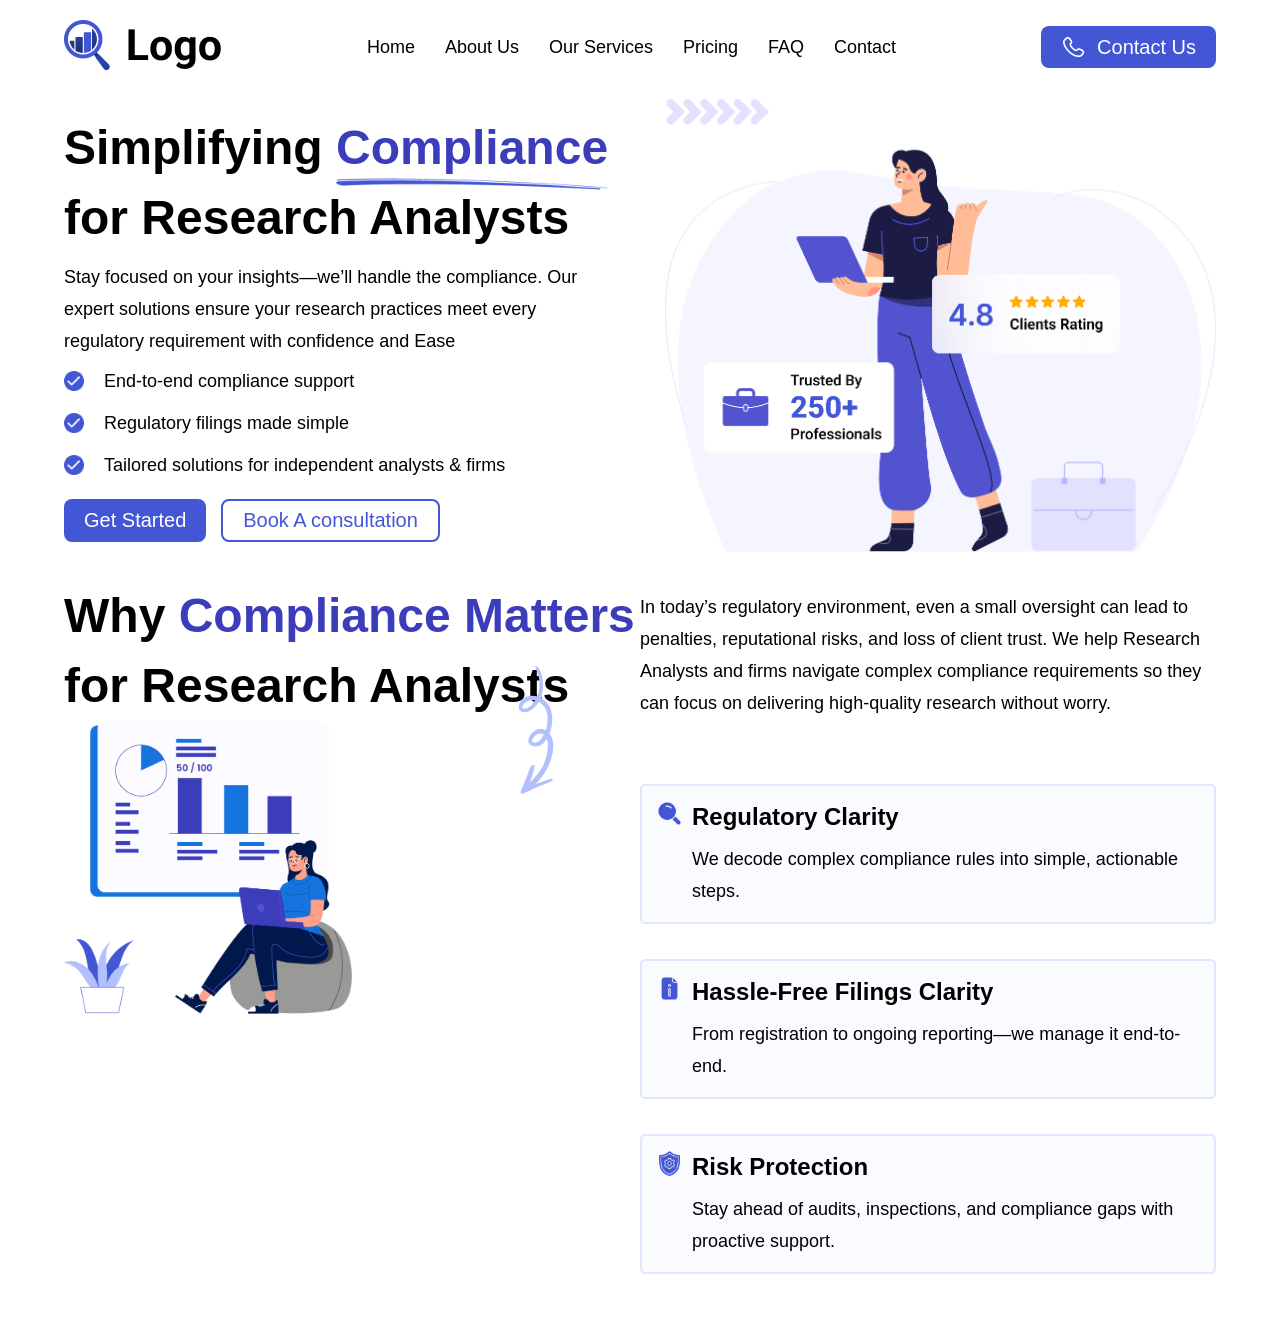
<file: index.html>
<!DOCTYPE html>
<html lang="en">
<head>
    <meta charset="UTF-8">
    <meta name="viewport" content="width=device-width, initial-scale=1.0">
    <title>Document</title>
    <link rel="stylesheet" href="home.css">
</head>
<script>

function openMenu(){
   window.location.href = "sideMenu.html";
}

</script>
<body>

    <!-- navbar -->
     <nav class="header container-comon">

        <div class="logo">
           <img src="images_icons/Logo.png" alt="Logo">
        </div>
        <div class="menu-items">
            <ul>
                <li class="body-medium">Home</li>
                <li class="body-medium">About Us</li>
                <li class="body-medium">Our Services</li>
                <li class="body-medium">Pricing</li>
                <li class="body-medium">FAQ</li>
                <li class="body-medium">Contact</li>

            </ul>
        </div>

        
        <button class="btn title primary-btn">
            <img src="images_icons/Contact-icon.png" alt="Contact Icon">
            Contact Us
        </button>
        <div class="menu-icon" onclick="openMenu()" >
          <img src="images_icons/Menu.png">
        </div>
        
     </nav>
    <!-- end -->
     <!-- hero section -->
      <div>
        <div class="left-div container-comon">
            <div class="section-1">
        <h2>
        Simplifying 
        <span class="heading-wrapper" style="color:#3B3DBA">
            Compliance
            <img class="underline-img" src="images_icons/underline-Vector.png">
        </span>
        for 
        Research Analysts
    </h2>
        
        


        <p class="body-regular">Stay focused on your insights—we’ll handle the compliance. Our expert solutions ensure your research practices meet every regulatory requirement with confidence and Ease</p>
        <div>
            <div class="features">
                <img src="images_icons/check-sign.png" alt="Check Sign">
                <p class="body-regular">
                    End-to-end compliance support
                </p>
            </div>
             <div class="features">
                <img src="images_icons/check-sign.png" alt="Check Sign">
                <p class="body-regular">
                    Regulatory filings made simple
                </p>
            </div>
             <div class="features">
                <img src="images_icons/check-sign.png" alt="Check Sign">
                <p class="body-regular">
                    Tailored solutions for independent analysts & firms
                </p>
            </div>

        </div>
        <div class="buttons">
            <button class="similar btn2 title primary-btn">
                <img class="hover-icon" src="images_icons/Contact-icon.png" alt="Contact Icon">
                Get Started
            </button>
            <button class="similar title btn3">
                <img class="hover-icon" src="images_icons/Contact-icon.png" alt="Contact Icon">
                Book A consultation
            </button>
        </div>
        </div>
        <div class="section-2">
         <img src="images_icons/BannerImage.png" alt="Hero Image">
         
        </div>
        </div>
        <div class="right-div container-comon">
         <div class="reseach-analysts">
         <div class="research-left">
        <div class="research-heading-icon">
            <h2>Why <span style="color:#3B3DBA">Compliance  Matters
                </span>  for Research Analysts</h2>
            <img src="images_icons/Vector2.png" alt="Vector 2">
        </div>
       
        <img class="vector" src="images_icons/Section2-Image.png" alt="Section 2 Image">
         <!-- <img src="../images_icons/Vector1.png" alt="vector 1"> -->
        </div>
        <div class="research-right">
        
        
            <p class="body-regular reularity-env">In today’s regulatory environment, even a small oversight can lead to penalties, reputational risks, and loss of client trust. We help Research Analysts and firms navigate complex compliance requirements so they can focus on delivering high-quality research without worry.</p>
            <div class="lower-section">
                <div class="inside-box">
                   

                     <img src="images_icons/RegulatoryClarity.png" alt="Compliance Icon">
                        <div class="regularity">
                            
                             <h3 class="large-title">Regulatory Clarity</h3>
                      
                        
                        
                            <p class="body-regular texts">We decode complex compliance rules into simple, actionable steps.</p>
                          </div>

                    
                    

                    </div>

                
                 <div class="inside-box">
                         <img src="images_icons/Hassle-Free Filings Clarity.png" alt="Compliance Icon">
                        <div class="hassle-free">
                        
                             <h3 class="large-title">Hassle-Free Filings Clarity</h3>
                        
                        
                            
                            <p class="body-regular texts">From registration to ongoing reporting—we manage it end-to-end.</p>
                        </div>

                   
                    

                    </div>

                
                <div class="inside-box">
                    <img src="images_icons/RiskProtection.png" alt="Compliance Icon">
                        <div class="risk-protection">
                            
                             <h3 class="large-title">Risk Protection</h3>
                       
                        
                            
                            <p class="body-regular texts">Stay ahead of audits, inspections, and compliance gaps with proactive support.
                        </p>
                        
                        

                   


            </div>

         
        </div>
         </div>
         

        </div>
      </div>
      <!-- end HS -->

</body>
</html>
</file>
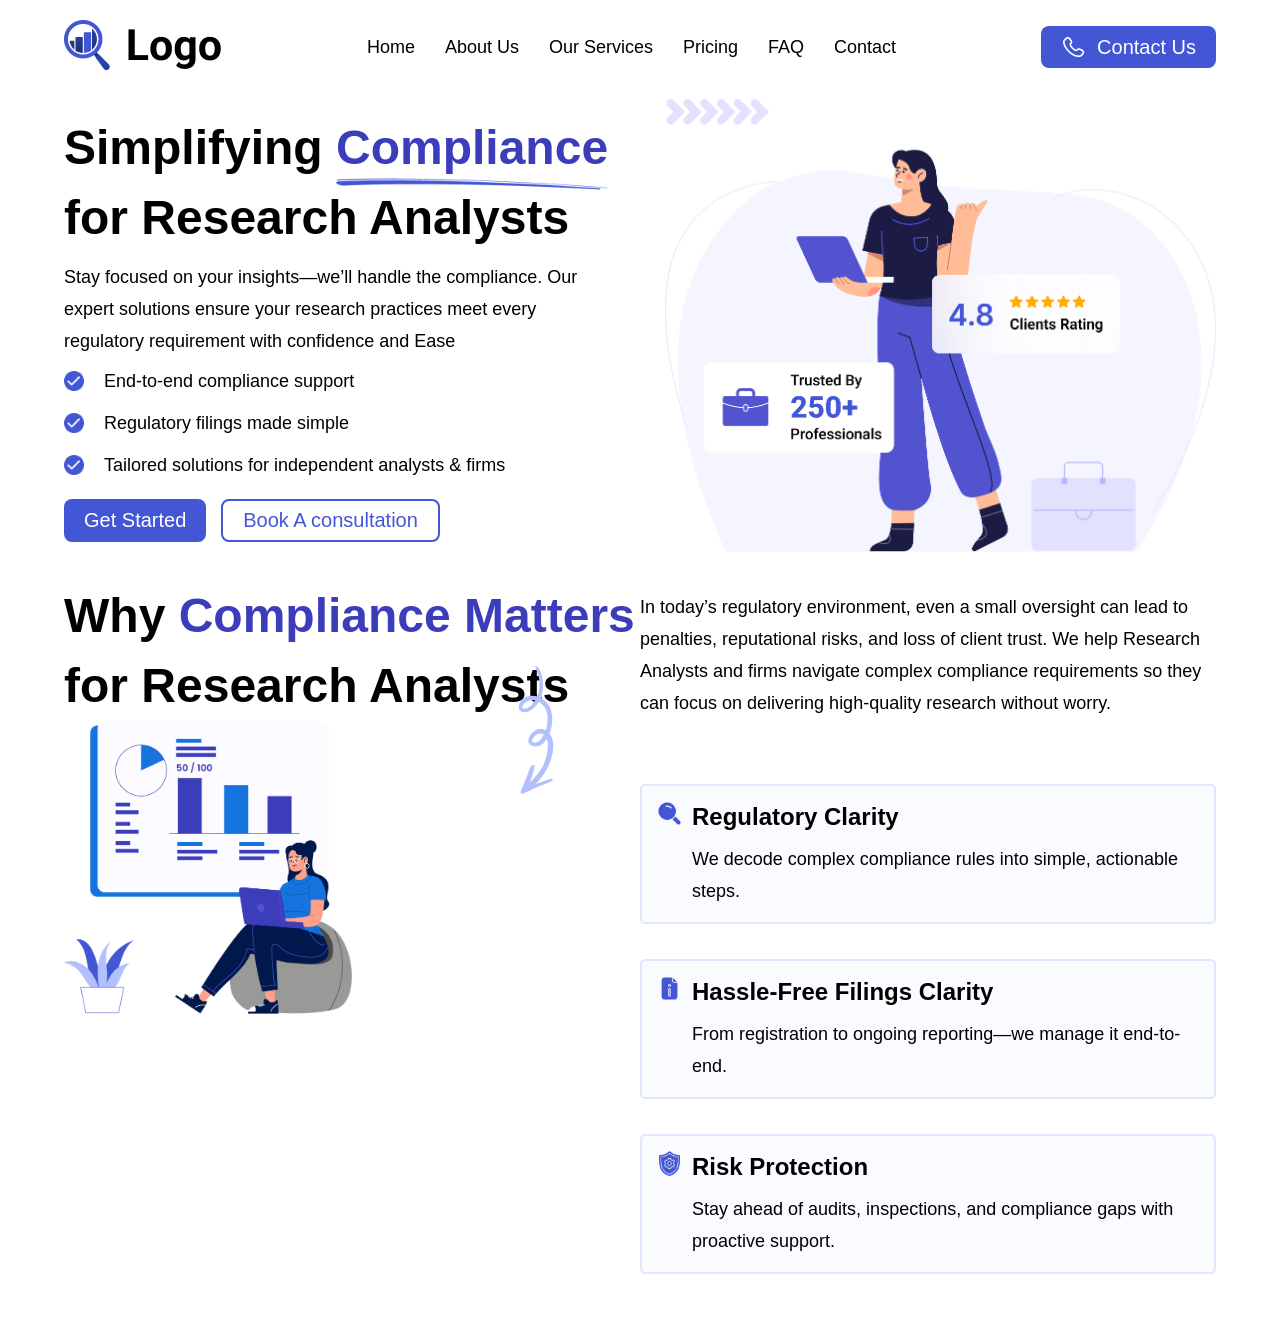
<file: pages/index.html>
<!DOCTYPE html>
<html lang="en">
<head>
    <meta charset="UTF-8">
    <meta name="viewport" content="width=device-width, initial-scale=1.0">
    <title>Document</title>
    <link rel="stylesheet" href="home.css">
</head>
<script>

function openMenu(){
   window.location.href = "sideMenu.html";
}

</script>
<body>

    <!-- navbar -->
     <nav class="header container-comon">

        <div class="logo">
           <img src="../images_icons/Logo.png" alt="Logo">
        </div>
        <div class="menu-items">
            <ul>
                <li class="body-medium">Home</li>
                <li class="body-medium">About Us</li>
                <li class="body-medium">Our Services</li>
                <li class="body-medium">Pricing</li>
                <li class="body-medium">FAQ</li>
                <li class="body-medium">Contact</li>

            </ul>
        </div>

        
        <button class="btn title primary-btn">
            <img src="../images_icons/Contact-icon.png" alt="Contact Icon">
            Contact Us
        </button>
        <div class="menu-icon" onclick="openMenu()" alt="sidemenu">
          <img src="../images_icons/Menu.png">
        </div>
        
     </nav>
    <!-- end -->
     <!-- hero section -->
      <div>
        <div class="left-div container-comon">
            <div class="section-1">
        <h2>
        Simplifying 
        <span class="heading-wrapper" style="color:#3B3DBA">
            Compliance
            <img class="underline-img" src="../images_icons/underline-Vector.png">
        </span>
        for 
        Research Analysts
    </h2>
        
        


        <p class="body-regular">Stay focused on your insights—we’ll handle the compliance. Our expert solutions ensure your research practices meet every regulatory requirement with confidence and Ease</p>
        <div>
            <div class="features">
                <img src="../images_icons/check-sign.png" alt="Check Sign">
                <p class="body-regular">
                    End-to-end compliance support
                </p>
            </div>
             <div class="features">
                <img src="../images_icons/check-sign.png" alt="Check Sign">
                <p class="body-regular">
                    Regulatory filings made simple
                </p>
            </div>
             <div class="features">
                <img src="../images_icons/check-sign.png" alt="Check Sign">
                <p class="body-regular">
                    Tailored solutions for independent analysts & firms
                </p>
            </div>

        </div>
        <div class="buttons">
            <button class="similar btn2 title primary-btn">
                <img class="hover-icon" src="../images_icons/Contact-icon.png" alt="Contact Icon">
                Get Started
            </button>
            <button class="similar title btn3">
                <img class="hover-icon" src="../images_icons/Contact-icon.png" alt="Contact Icon">
                Book A consultation
            </button>
        </div>
        </div>
        <div class="section-2">
         <img src="../images_icons/BannerImage.png" alt="Hero Image">
         
        </div>
        </div>
        <div class="right-div container-comon">
         <div class="reseach-analysts">
         <div class="research-left">
        <div class="research-heading-icon">
            <h2>Why <span style="color:#3B3DBA">Compliance  Matters
                </span>  for Research Analysts</h2>
            <img src="../images_icons/Vector2.png" alt="Vector 2">
        </div>
       
        <img class="vector" src="../images_icons/Section2-Image.png" alt="Section 2 Image">
         <!-- <img src="../images_icons/Vector1.png" alt="vector 1"> -->
        </div>
        <div class="research-right">
        
        
            <p class="body-regular reularity-env">In today’s regulatory environment, even a small oversight can lead to penalties, reputational risks, and loss of client trust. We help Research Analysts and firms navigate complex compliance requirements so they can focus on delivering high-quality research without worry.</p>
            <div class="lower-section">
                <div class="inside-box">
                   

                     <img src="../images_icons/RegulatoryClarity.png" alt="Compliance Icon">
                        <div class="regularity">
                            
                             <h3 class="large-title">Regulatory Clarity</h3>
                      
                        
                        
                            <p class="body-regular texts">We decode complex compliance rules into simple, actionable steps.</p>
                          </div>

                    
                    

                    </div>

                
                 <div class="inside-box">
                         <img src="../images_icons/Hassle-Free Filings Clarity.png" alt="Compliance Icon">
                        <div class="hassle-free">
                        
                             <h3 class="large-title">Hassle-Free Filings Clarity</h3>
                        
                        
                            
                            <p class="body-regular texts">From registration to ongoing reporting—we manage it end-to-end.</p>
                        </div>

                   
                    

                    </div>

                
                <div class="inside-box">
                    <img src="../images_icons/RiskProtection.png" alt="Compliance Icon">
                        <div class="risk-protection">
                            
                             <h3 class="large-title">Risk Protection</h3>
                       
                        
                            
                            <p class="body-regular texts">Stay ahead of audits, inspections, and compliance gaps with proactive support.
                        </p>
                        
                        

                   


            </div>

         
        </div>
         </div>
         

        </div>
      </div>
      <!-- end HS -->

</body>
</html>
</file>
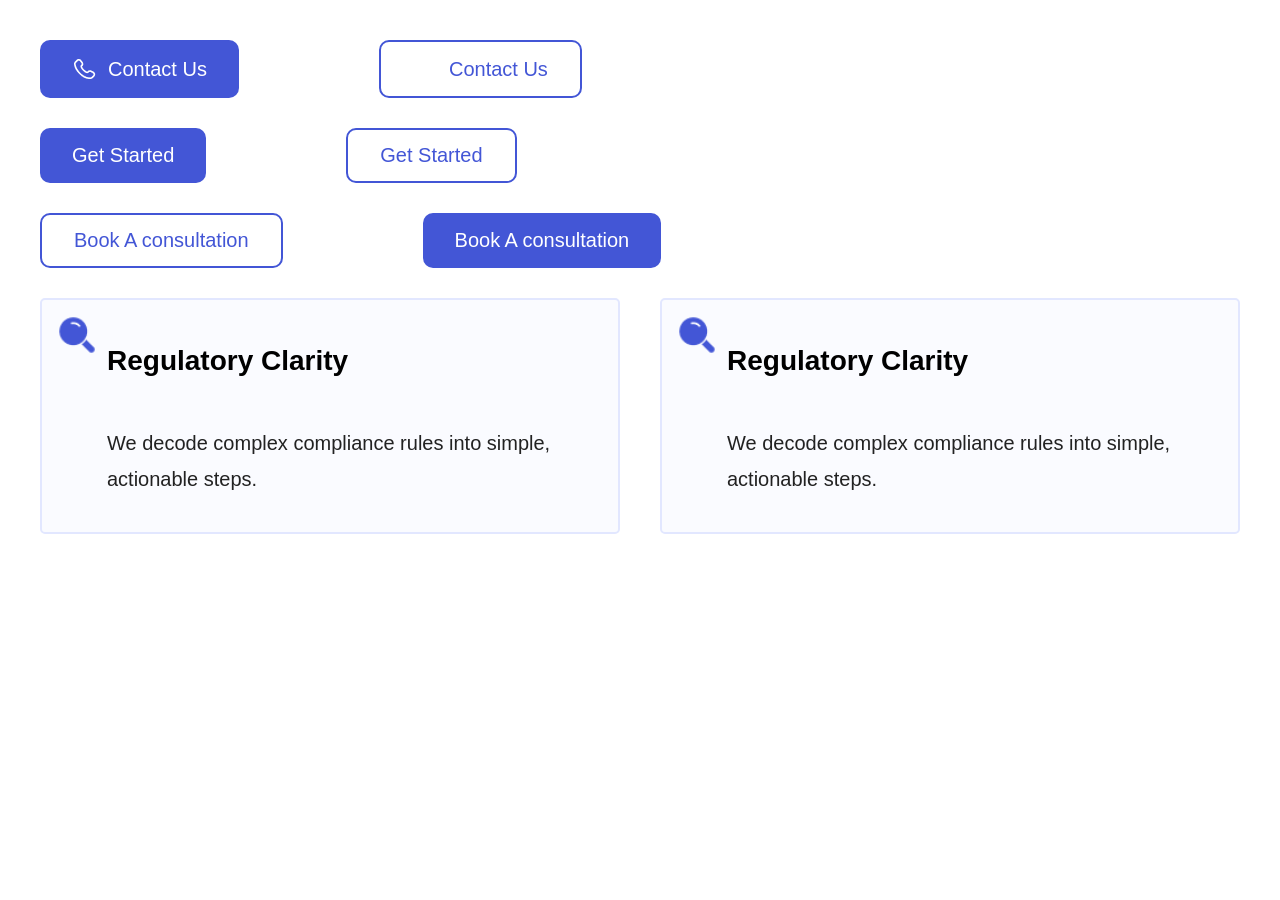
<file: features.html>
<!DOCTYPE html>
<html lang="en">
<head>
    <meta charset="UTF-8">
    <meta name="viewport" content="width=device-width, initial-scale=1.0">
    <title>Document</title>
    <link rel="stylesheet" href="features.css">
</head>
<body>


    <script>
        function openMenu() {
            document.getElementById("sideMenu").classList.add("active");
        }

        function closeMenu() {
            document.getElementById("sideMenu").classList.remove("active");
        }
    </script>
    
    <div class="options">

    
  <div class="contact-butons">
     <button class="contact btn">
            <img src="/images_icons/Contact-icon.png" alt="Contact Icon">
            Contact Us
        </button>
        <button class="contact-btn2 btn">
            <img src="/images_icons/Contact-icon.png" alt="Contact Icon">
            Contact Us
        </button>
 </div>
 <div class="get-started">
    <button class="started-btn btn">
       Get Started
    </button>
    <button class="started-btn2 btn">
       Get Started
    </button>

 </div>
 <div class="consultation"> 
    <button class="consultation-btn btn" >
        Book A consultation
    </button>
    <button class="consultation-btn2 btn">
           Book A consultation
    </button>
 </div>


 <div class="regularity-box">
 <div class="inside-box">
                   

                     <img src="../images_icons/Regulatory Clarity.png" alt="Compliance Icon">
                        <div class="regularity">
                            
                             <h3 class="large-title">Regulatory Clarity</h3>
                      
                        
                        
                            <p class="body-regular texts">We decode complex compliance rules into simple, actionable steps.</p>
                          </div>

                    
                    

                    </div>
                    <div class="inside-box">
                   

                     <img src="../images_icons/Regulatory Clarity.png" alt="Compliance Icon">
                        <div class="regularity">
                            
                             <h3 class="large-title">Regulatory Clarity</h3>
                      
                        
                        
                            <p class="body-regular texts">We decode complex compliance rules into simple, actionable steps.</p>
                          </div>

                    
                    

                    </div>
                     </div>


</body>
</html>
</file>
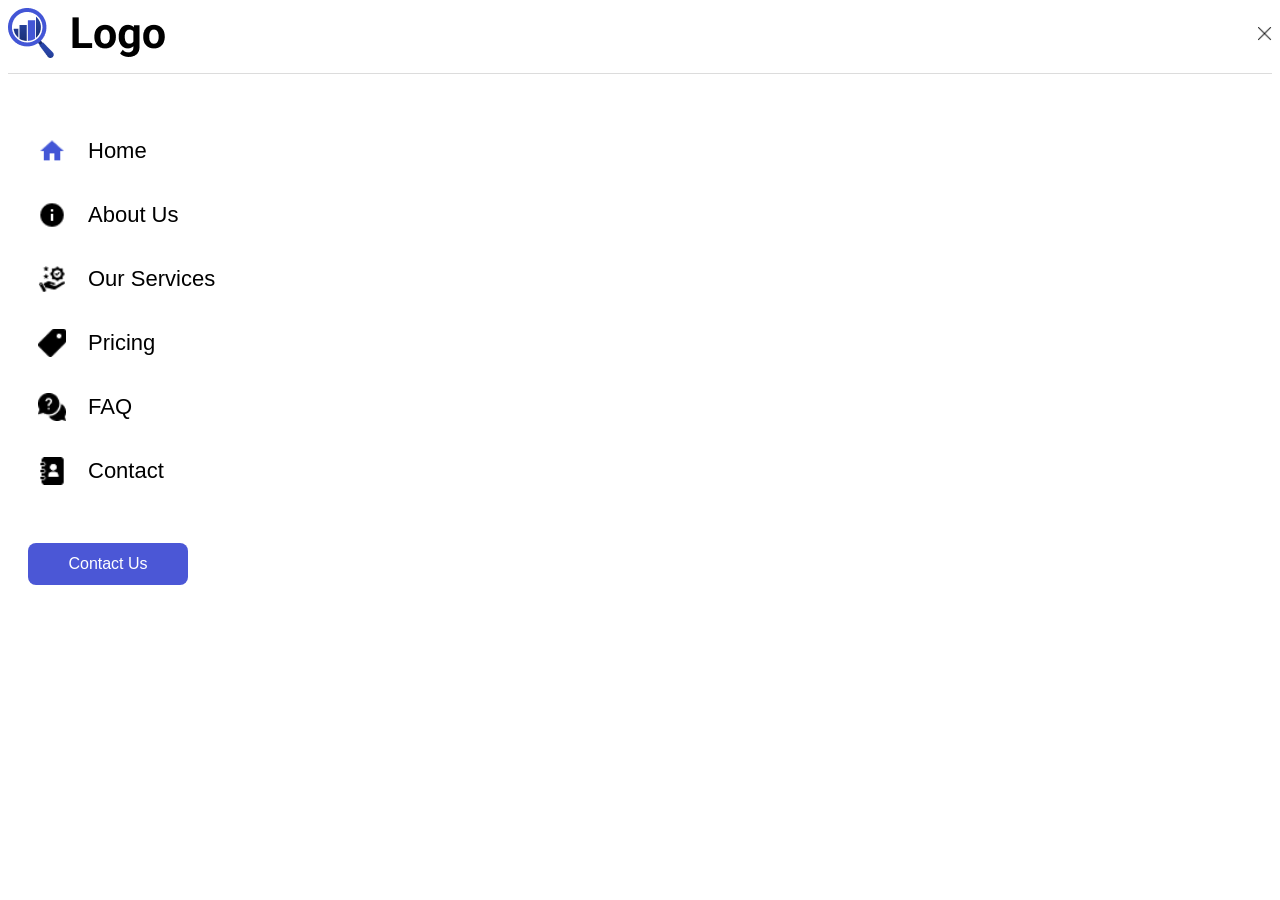
<file: sideMenu.html>
<!DOCTYPE html>
<html lang="en">
<head>
    <meta charset="UTF-8">
    <meta name="viewport" content="width=device-width, initial-scale=1.0">
    <title>Document</title>
    <link rel="stylesheet" href="sideMenu.css">
</head>
<body>
    <navbar class="header">
        <img src="/images_icons/Logo.png" alt="Logo">
        <img  class="cross" src="cross.png" onclick="closeMenu()">
    </navbar>
    <div class="Menu">
     <div class="home " id="one">
      <img src="/images_icons/Home.png" alt="not found">
       <p>Home</p>
     </div>
     
     <div class="about" id="one">
         <img src="/images_icons/AboutUs.png" alt="not found">
       <p>About Us</p>
     </div>
     <div class="services" id="one">
       <img src="/images_icons/OurServices.png">
       <p>Our Services</p>
     </div>
     <div class="pricing" id="one">
         <img src="/images_icons/Pricing.png">
       <p>Pricing</p>
     </div>
     <div class="faq" id="one">
         <img src="/images_icons/FAQ.png">
       <p>FAQ</p>
     </div>
     <div class="contact" id="one">
        <img src="/images_icons/Contact.png">
       <p>Contact</p>
     </div>
    </div>
    <div>
         <button class=" button">
           <img class="hover-icon" src="/images_icons/Contact-icon.png" alt="Contact Icon">
            Contact Us
            
        </button>
    </div>

</body>
</html>
</file>
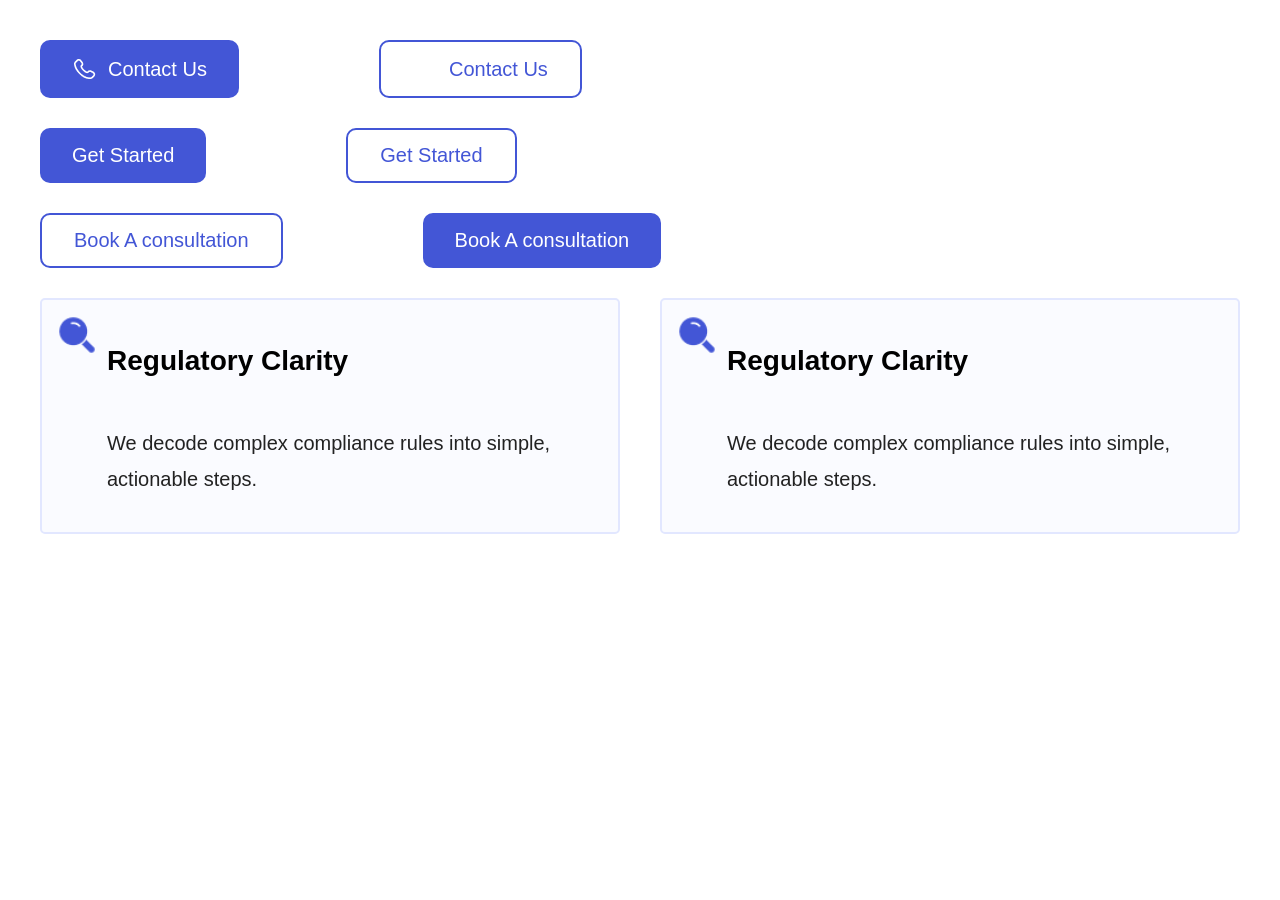
<file: pages/features.html>
<!DOCTYPE html>
<html lang="en">
<head>
    <meta charset="UTF-8">
    <meta name="viewport" content="width=device-width, initial-scale=1.0">
    <title>Document</title>
    <link rel="stylesheet" href="features.css">
</head>
<body>
    <div class="options">

    
  <div class="contact-butons">
     <button class="contact btn">
            <img src="..\images_icons\Contact-icon.png" alt="Contact Icon">
            Contact Us
        </button>
        <button class="contact-btn2 btn">
            <img src="..\images_icons\Contact-icon.png" alt="Contact Icon">
            Contact Us
        </button>
 </div>
 <div class="get-started">
    <button class="started-btn btn">
       Get Started
    </button>
    <button class="started-btn2 btn">
       Get Started
    </button>

 </div>
 <div class="consultation"> 
    <button class="consultation-btn btn" >
        Book A consultation
    </button>
    <button class="consultation-btn2 btn">
           Book A consultation
    </button>
 </div>


 <div class="regularity-box">
 <div class="inside-box">
                   

                     <img src="../images_icons/Regulatory Clarity.png" alt="Compliance Icon">
                        <div class="regularity">
                            
                             <h3 class="large-title">Regulatory Clarity</h3>
                      
                        
                        
                            <p class="body-regular texts">We decode complex compliance rules into simple, actionable steps.</p>
                          </div>

                    
                    

                    </div>
                    <div class="inside-box">
                   

                     <img src="../images_icons/Regulatory Clarity.png" alt="Compliance Icon">
                        <div class="regularity">
                            
                             <h3 class="large-title">Regulatory Clarity</h3>
                      
                        
                        
                            <p class="body-regular texts">We decode complex compliance rules into simple, actionable steps.</p>
                          </div>

                    
                    

                    </div>
                     </div>


</body>
</html>
</file>
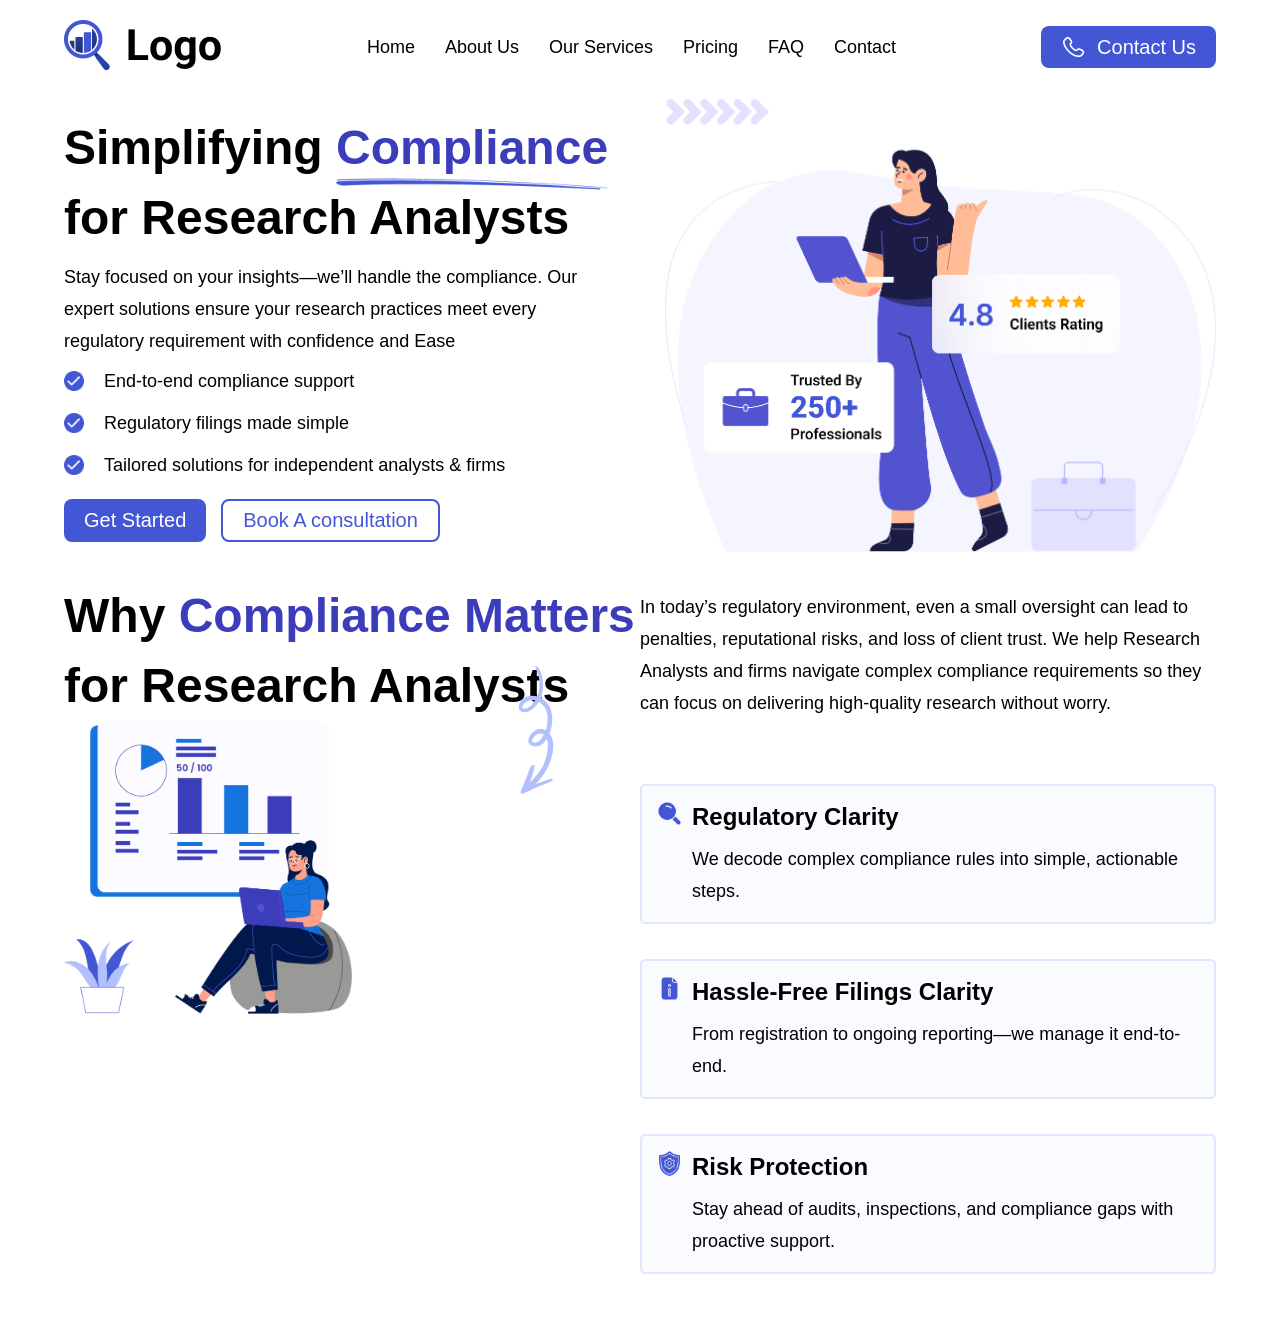
<file: pages/home.html>
<!DOCTYPE html>
<html lang="en">
<head>
    <meta charset="UTF-8">
    <meta name="viewport" content="width=device-width, initial-scale=1.0">
    <title>Document</title>
    <link rel="stylesheet" href="home.css">
</head>
<body>

    <!-- navbar -->
     <nav class="header container-comon">

        <div class="logo">
           <img src="../images_icons/Logo.png" alt="Logo">
        </div>
        <div class="menu-items">
            <ul>
                <li class="body-medium">Home</li>
                <li class="body-medium">About Us</li>
                <li class="body-medium">Our Services</li>
                <li class="body-medium">Pricing</li>
                <li class="body-medium">FAQ</li>
                <li class="body-medium">Contact</li>

            </ul>
        </div>
        
        <button class="btn title primary-btn">
            <img src="../images_icons/Contact-icon.png" alt="Contact Icon">
            Contact Us
        </button>
        
     </nav>
    <!-- end -->
     <!-- hero section -->
      <div>
        <div class="left-div container-comon">
            <div class="section-1">
        <h2>
        Simplifying 
        <span class="heading-wrapper" style="color:#3B3DBA">
            Compliance
            <img class="underline-img" src="/images_icons/underline-Vector.png">
        </span>
        for 
        Research Analysts
    </h2>
        
        


        <p class="body-regular">Stay focused on your insights—we’ll handle the compliance. Our expert solutions ensure your research practices meet every regulatory requirement with confidence and Ease</p>
        <div>
            <div class="features">
                <img src="../images_icons/check-sign.png" alt="Check Sign">
                <p class="body-regular">
                    End-to-end compliance support
                </p>
            </div>
             <div class="features">
                <img src="../images_icons/check-sign.png" alt="Check Sign">
                <p class="body-regular">
                    Regulatory filings made simple
                </p>
            </div>
             <div class="features">
                <img src="../images_icons/check-sign.png" alt="Check Sign">
                <p class="body-regular">
                    Tailored solutions for independent analysts & firms
                </p>
            </div>

        </div>
        <div class="buttons">
            <button class="similar btn2 title primary-btn">
                <img class="hover-icon" src="../images_icons/Contact-icon.png" alt="Contact Icon">
                Get Started
            </button>
            <button class="similar title btn3">
                <img class="hover-icon" src="../images_icons/Contact-icon.png" alt="Contact Icon">
                Book A consultation
            </button>
        </div>
        </div>
        <div class="section-2">
         <img src="../images_icons/Banner Image.png" alt="Hero Image">
        </div>
        </div>
        <div class="right-div container-comon">
         <div class="reseach-analysts">
         <div class="research-left">
        <div class="research-heading-icon">
            <h2>Why <span style="color:#3B3DBA">Compliance  Matters
                </span>  for Research Analysts</h2>
            <img src="../images_icons/Vector2.png" alt="Vector 2">
        </div>
       
        <img class="vector" src="../images_icons/Section2-Image.png" alt="Section 2 Image">
         <!-- <img src="../images_icons/Vector1.png" alt="vector 1"> -->
        </div>
        <div class="research-right">
        
        
            <p class="body-regular reularity-env">In today’s regulatory environment, even a small oversight can lead to penalties, reputational risks, and loss of client trust. We help Research Analysts and firms navigate complex compliance requirements so they can focus on delivering high-quality research without worry.</p>
            <div class="lower-section">
                <div class="inside-box">
                   

                     <img src="../images_icons/Regulatory Clarity.png" alt="Compliance Icon">
                        <div class="regularity">
                            
                             <h3 class="large-title">Regulatory Clarity</h3>
                      
                        
                        
                            <p class="body-regular texts">We decode complex compliance rules into simple, actionable steps.</p>
                          </div>

                    
                    

                    </div>

                
                 <div class="inside-box">
                         <img src="../images_icons/Hassle-Free Filings Clarity.png" alt="Compliance Icon">
                        <div class="hassle-free">
                        
                             <h3 class="large-title">Hassle-Free Filings Clarity</h3>
                        
                        
                            
                            <p class="body-regular texts">From registration to ongoing reporting—we manage it end-to-end.</p>
                        </div>

                   
                    

                    </div>

                
                <div class="inside-box">
                    <img src="../images_icons/Risk Protection.png" alt="Compliance Icon">
                        <div class="risk-protection">
                            
                             <h3 class="large-title">Risk Protection</h3>
                       
                        
                            
                            <p class="body-regular texts">Stay ahead of audits, inspections, and compliance gaps with proactive support.
                        </p>
                        
                        

                   


            </div>

         
        </div>
         </div>
         

        </div>
      </div>
      <!-- end HS -->

</body>
</html>
</file>
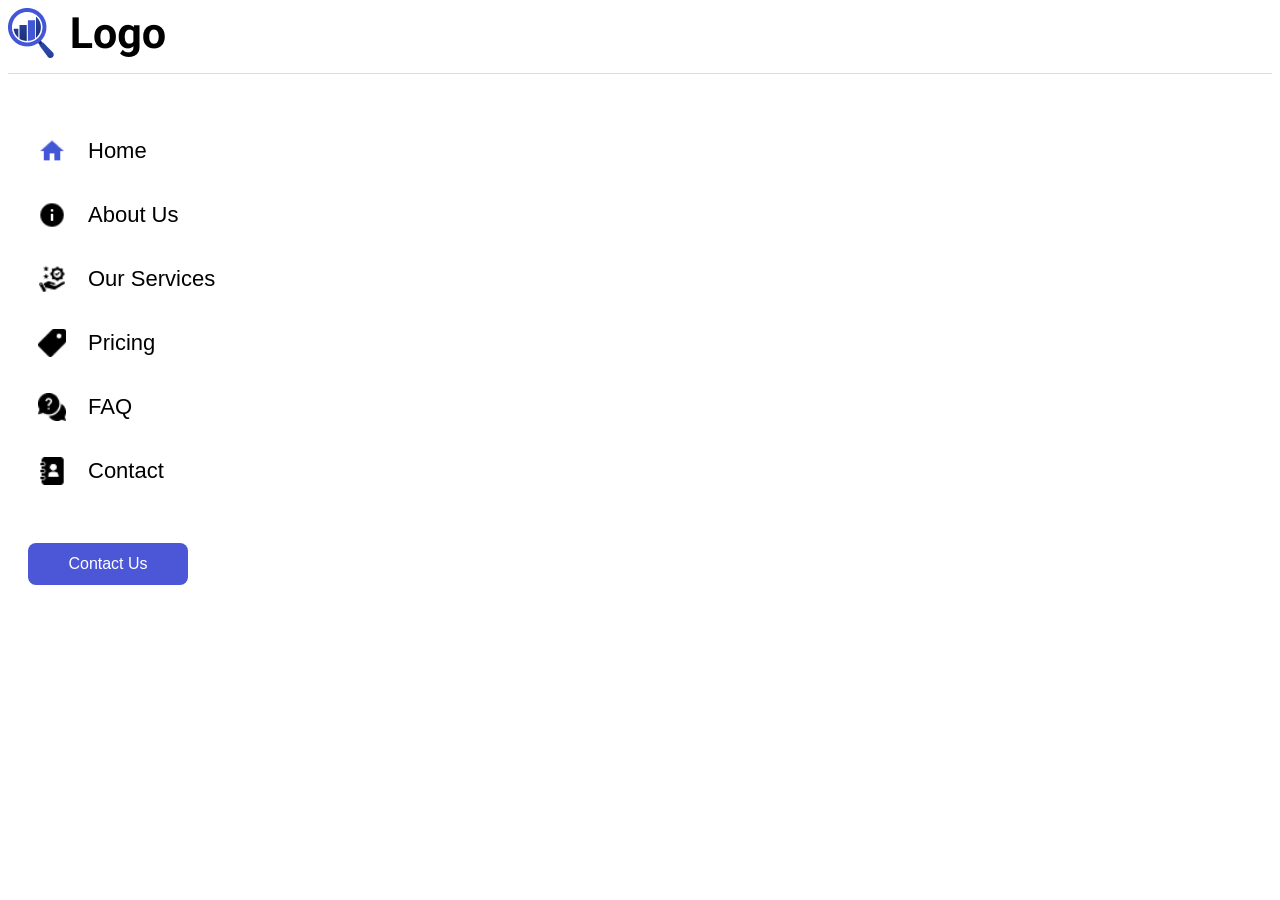
<file: pages/sideMenu.html>
<!DOCTYPE html>
<html lang="en">
<head>
    <meta charset="UTF-8">
    <meta name="viewport" content="width=device-width, initial-scale=1.0">
    <title>Document</title>
    <link rel="stylesheet" href="sideMenu.css">
</head>
<body>
    <navbar class="header">
        <img src="..\images_icons\Logo.png" alt="Logo">
    </navbar>
    <div class="Menu">
     <div class="home " id="one">
      <img src="..\images_icons\Home.png" alt="not found">
       <p>Home</p>
     </div>
     
     <div class="about" id="one">
         <img src="..\images_icons\AboutUs.png" alt="not found">
       <p>About Us</p>
     </div>
     <div class="services" id="one">
       <img src="..\images_icons\Our Services.png">
       <p>Our Services</p>
     </div>
     <div class="pricing" id="one">
         <img src="..\images_icons\Pricing.png">
       <p>Pricing</p>
     </div>
     <div class="faq" id="one">
         <img src="..\images_icons\FAQ.png">
       <p>FAQ</p>
     </div>
     <div class="contact" id="one">
        <img src="..\images_icons\Contact.png">
       <p>Contact</p>
     </div>
    </div>
    <div>
         <button class=" button">
           <img class="hover-icon" src="../images_icons/Contact-icon.png" alt="Contact Icon">
            Contact Us
            
        </button>
    </div>

</body>
</html>
</file>
<file: home.css>
﻿*{
    margin: 0;
    padding: 0;
    box-sizing: border-box;
}
.container-comon{
    margin: auto;
    width: 90%;
    margin-bottom: 25px;
}   
body{
    font-family:'Roboto', sans-serif;
     background-color: #fff;
    color: #000;
}
h1{
    font-family: 'Roboto', sans-serif;
    font-size:64px;
    font-weight: semi-bold;
    line-height: 85px;
}

h2{
    font-family: 'Roboto', sans-serif;
    font-size: 48px;
    font-weight: semi-bold;
    line-height: 70px;
}
.large-title
{
    font-family: 'Roboto', sans-serif;
    font-size: 24px;
    font-weight: semi-bold;
    line-height: 32px;
}
.title
{
    font-family: 'Roboto', sans-serif;
    font-size: 20px;
    font-weight: Medium;
    line-height: Auto;
    border: none;
    border-radius: 8px;
    padding: 8px 20px;
}
.body-regular
{
    font-family: 'Roboto', sans-serif;
    font-size: 18px;
    font-weight: Regular;
    line-height: 32px;
}
.body-medium
{
    font-family: 'Roboto', sans-serif;
    font-size: 18px;
    font-weight: Medium;
    line-height: auto;
    
}
.header{
    display:flex;
    justify-content: space-between;
    align-items: center;
    margin-top: 20px;

}
.header ul{
    display: flex;
    gap: 30px;
    list-style: none;
}
.primary-btn{
    background-color: #4356D6;
    color:white;
    border: none;
    
}
.btn{
    display:flex;
    align-items: center ;
     justify-content: center;
    gap: 10px;
      }
.left-div{
    display: flex;
    justify-content: space-between;
    align-items: center;
    gap: 50px;
}
.section-1{
   
    width: 50%;
    display: flex;
    gap:8px;
    flex-direction: column;
    

}

.section-2{
     width: 50%;

}
.section-2 img{
    width: 100%;
}
.features{
    display: flex;
    gap:20px;
    margin-bottom: 10px;
    align-items: center;
}
.btn3{
    color:#4356D6;
    border: 2px solid #4356D6;
    background: white;
}
.buttons
{
    display: flex;
    gap:15px;
}
.hover-icon{
    display: none;
    height: 20px;;
}


.similar:hover .hover-icon{
    display:block;
    
}
.similar:hover
{
    background-color: #3B3DBA;
    color:white;
}
.similar
{
    display:flex;
    align-items: center ;
     justify-content: center;
    gap: 10px;
}
.research-left
{
    width: 50%;
    

}
.research-left .vector{
     width:50%;
    object-fit:cover;
    
}
.texts
{
   text-align: left;
}

.research-right
{
       width: 50%;
        display: flex;
    gap:15px;
    flex-direction: column;
    align-items:stretch;
}

.reseach-analysts
{
    display:flex;
    /* height:500px; */
    
}
.features img{
    width: 20px;
    height: 20px;
}
.regularity

{ 
    display: flex;
    
    flex-direction: column;
    gap:10px;

}
.hassle-free
{ 
   display: flex;
    
    flex-direction: column;
    gap:10px;

}
.risk-protection
{ 
    display: flex;
    
    flex-direction: column;
    gap:10px;

}
.inside-box
{
    display: flex;
    padding: 15px;
    width: 100%;
    border: 2px solid #E2E7FF;
    margin-bottom: 35px;
    flex-direction: row;
    gap:10px;
    border-radius: 5px;
    background: #FAFBFF;
    
    
}
.inside-box img{
     width: 25px;
    height: 25px;
}
.reularity-env
{
    margin-top: 10px;
     margin-bottom: 50px;

}
.heading-wrapper{
    position: relative;
    display: inline-block;
}
.underline-img{
    position: absolute;

    left: 0;
    bottom: -7px;

    width: 100%;
}
.research-heading-icon{
    position: relative;

}
.research-heading-icon img{
    position: absolute;
    right: 15%;
    top: 60%;
}
.menu-icon
{
    display: none;
}
/* .inside-box button{
     width: 100%;
     padding:10px 10px;
     border:none;

     */



/* ...................MOBILE TOPOGRAPHY................ */
@media (max-width:768px) {

h1{
    font-family: 'Roboto', sans-serif;
    font-size:54px;
    font-weight: bold;
    line-height: 75px;
}

h2{
    font-family: 'Roboto', sans-serif;
    font-size: 46px;
    font-weight: semi-bold;
    line-height: 60px;
}
.large-title
{
    font-family: 'Roboto', sans-serif;
    font-size: 24px;
    font-weight: semi-bold;
    line-height: 32px;
}
.title
{
    font-family: 'Roboto', sans-serif;
    font-size: 20px;
    font-weight: Medium;
    line-height: Auto;
    padding: 5px 10px;
    border: none;
    border-radius: 8px;
    padding: 8px 20px;
}
.body-regular
{
    font-family: 'Roboto', sans-serif;
    font-size: 18px;
    font-weight: Regular;
    line-height: 32px;
}
.body-medium
{
    font-family: 'Roboto', sans-serif;
    font-size: 18px;
    font-weight: Medium;
    line-height: auto;
    
}
.menu-icon{
    display:block;
    font-size:30px;
    cursor:pointer
}


    .left-div{
        flex-direction: column;
    }

    .reseach-analysts{
        flex-direction: column;
    }

    .section-1,
    .section-2,
    .research-left,
    .research-right{
        width:100%;
    }

    .buttons{
        flex-direction: column;
    }

    .header ul{
        display:none;
    }

    .btn{
        display:none;
    }
  .menu-items
  {
    display: none;
  }

}
</file>
<file: pages/home.css>
﻿*{
    margin: 0;
    padding: 0;
    box-sizing: border-box;
}
.container-comon{
    margin: auto;
    width: 90%;
    margin-bottom: 25px;
}   
body{
    font-family:'Roboto', sans-serif;
     background-color: #fff;
    color: #000;
}
h1{
    font-family: 'Roboto', sans-serif;
    font-size:64px;
    font-weight: semi-bold;
    line-height: 85px;
}

h2{
    font-family: 'Roboto', sans-serif;
    font-size: 48px;
    font-weight: semi-bold;
    line-height: 70px;
}
.large-title
{
    font-family: 'Roboto', sans-serif;
    font-size: 24px;
    font-weight: semi-bold;
    line-height: 32px;
}
.title
{
    font-family: 'Roboto', sans-serif;
    font-size: 20px;
    font-weight: Medium;
    line-height: Auto;
    border: none;
    border-radius: 8px;
    padding: 8px 20px;
}
.body-regular
{
    font-family: 'Roboto', sans-serif;
    font-size: 18px;
    font-weight: Regular;
    line-height: 32px;
}
.body-medium
{
    font-family: 'Roboto', sans-serif;
    font-size: 18px;
    font-weight: Medium;
    line-height: auto;
    
}
.header{
    display:flex;
    justify-content: space-between;
    align-items: center;
    margin-top: 20px;

}
.header ul{
    display: flex;
    gap: 30px;
    list-style: none;
}
.primary-btn{
    background-color: #4356D6;
    color:white;
    border: none;
    
}
.btn{
    display:flex;
    align-items: center ;
     justify-content: center;
    gap: 10px;
      }
.left-div{
    display: flex;
    justify-content: space-between;
    align-items: center;
    gap: 50px;
}
.section-1{
   
    width: 50%;
    display: flex;
    gap:8px;
    flex-direction: column;
    

}

.section-2{
     width: 50%;

}
.section-2 img{
    width: 100%;
}
.features{
    display: flex;
    gap:20px;
    margin-bottom: 10px;
    align-items: center;
}
.btn3{
    color:#4356D6;
    border: 2px solid #4356D6;
    background: white;
}
.buttons
{
    display: flex;
    gap:15px;
}
.hover-icon{
    display: none;
    height: 20px;;
}


.similar:hover .hover-icon{
    display:block;
    
}
.similar:hover
{
    background-color: #3B3DBA;
    color:white;
}
.similar
{
    display:flex;
    align-items: center ;
     justify-content: center;
    gap: 10px;
}
.research-left
{
    width: 50%;
    

}
.research-left .vector{
     width:50%;
    object-fit:cover;
    
}
.texts
{
   text-align: left;
}

.research-right
{
       width: 50%;
        display: flex;
    gap:15px;
    flex-direction: column;
    align-items:stretch;
}

.reseach-analysts
{
    display:flex;
    /* height:500px; */
    
}
.features img{
    width: 20px;
    height: 20px;
}
.regularity

{ 
    display: flex;
    
    flex-direction: column;
    gap:10px;

}
.hassle-free
{ 
   display: flex;
    
    flex-direction: column;
    gap:10px;

}
.risk-protection
{ 
    display: flex;
    
    flex-direction: column;
    gap:10px;

}
.inside-box
{
    display: flex;
    padding: 15px;
    width: 100%;
    border: 2px solid #E2E7FF;
    margin-bottom: 35px;
    flex-direction: row;
    gap:10px;
    border-radius: 5px;
    background: #FAFBFF;
    
    
}
.inside-box img{
     width: 25px;
    height: 25px;
}
.reularity-env
{
    margin-top: 10px;
     margin-bottom: 50px;

}
.heading-wrapper{
    position: relative;
    display: inline-block;
}
.underline-img{
    position: absolute;

    left: 0;
    bottom: -7px;

    width: 100%;
}
.research-heading-icon{
    position: relative;

}
.research-heading-icon img{
    position: absolute;
    right: 15%;
    top: 60%;
}
.menu-icon
{
    display: none;
}
/* .inside-box button{
     width: 100%;
     padding:10px 10px;
     border:none;

     */



/* ...................MOBILE TOPOGRAPHY................ */
@media (max-width:768px) {

h1{
    font-family: 'Roboto', sans-serif;
    font-size:54px;
    font-weight: bold;
    line-height: 75px;
}

h2{
    font-family: 'Roboto', sans-serif;
    font-size: 46px;
    font-weight: semi-bold;
    line-height: 60px;
}
.large-title
{
    font-family: 'Roboto', sans-serif;
    font-size: 24px;
    font-weight: semi-bold;
    line-height: 32px;
}
.title
{
    font-family: 'Roboto', sans-serif;
    font-size: 20px;
    font-weight: Medium;
    line-height: Auto;
    padding: 5px 10px;
    border: none;
    border-radius: 8px;
    padding: 8px 20px;
}
.body-regular
{
    font-family: 'Roboto', sans-serif;
    font-size: 18px;
    font-weight: Regular;
    line-height: 32px;
}
.body-medium
{
    font-family: 'Roboto', sans-serif;
    font-size: 18px;
    font-weight: Medium;
    line-height: auto;
    
}
.menu-icon{
    display:block;
    font-size:30px;
    cursor:pointer
}


    .left-div{
        flex-direction: column;
    }

    .reseach-analysts{
        flex-direction: column;
    }

    .section-1,
    .section-2,
    .research-left,
    .research-right{
        width:100%;
    }

    .buttons{
        flex-direction: column;
    }

    .header ul{
        display:none;
    }

    .btn{
        display:none;
    }
  .menu-items
  {
    display: none;
  }

}
</file>
<file: features.css>
body{
    
    font-family:'Roboto',sans-serif;
    margin:0;
    padding:40px;
}



.contact-butons,
.get-started,
.consultation{
    display:grid;

    grid-template-columns:repeat(2, max-content);

    column-gap:140px;
    row-gap:30px;

    margin-bottom:30px;
}



.contact,
.btn{
    display:flex;
    align-items:center;
    justify-content:center;
    gap:10px;

    padding:14px 32px;

    border-radius:10px;

    font-size:20px;
    font-weight:500;

    cursor:pointer;
}



.contact{
    background:#4356D6;
    color:white;
    border:none;
}



.contact-btn2,
.started-btn2,
.consultation-btn{
    background:white;
    color:#4356D6;
    border:2px solid #4356D6;
}



.started-btn,
.consultation-btn2{
    background:#4356D6;
    color:white;
    border:none;
}



.contact:hover,
.started-btn:hover,
.consultation-btn2:hover{
    background:#3949c5;
}



.large-title{
    font-size:28px;
    font-weight:700;
    line-height:36px;

    margin-bottom:16px;
}



.body-regular{
    font-size:20px;
    line-height:1.8;

    color:#222;
}
.inside-box
{
    display: flex;
    padding: 15px;
    width: 100%;
    border: 2px solid #E2E7FF;
    margin-bottom: 35px;
    flex-direction: row;
    gap:10px;
    border-radius: 5px;
    background: #FAFBFF;
    
    
}
.inside-box img{
     width: 40px;
    height: 40px;
    
}
.regularity

{ 
    display: flex;
    
    flex-direction: column;
    gap:10px;

}
.regularity-box
{
     display: flex;
     gap: 40px;;

}
</file>
<file: sideMenu.css>
.Menu {
    width: 320px;
    
    background: white;
    padding: 20px;
    
}


.header {
    display: flex;
    justify-content: space-between;
    align-items: center;
    border-bottom: 1px solid #dcdcdc;
    padding-bottom: 15px;
    margin-bottom: 25px;
}


.logo {
    display: flex;
    align-items: center;
    gap: 10px;
}

.logo img {
    width: 40px;
    height: 40px;
}

.logo h1 {
    font-size: 28px;
    font-family: 'Roboto', sans-serif;
    font-weight: 700;
    margin: 0;
}


.close-icon {
    font-size: 32px;
    color: #4b57d6;
    cursor: pointer;
}


#one {
    display: flex;
    align-items: center;
    gap: 22px;
    padding: 18px 10px;
    border-radius: 10px;
    cursor: pointer;
    transition: 0.3s;
}




.active {
    color: #4b57d6;
    font-weight: 600;
}


.Menu img {
    width: 28px;
    height: 28px;
    object-fit: contain;
    flex-shrink: 0;
}


#one p {
    margin: 0;
    font-size: 22px;
    font-family: 'Roboto', sans-serif;
}


.button {
    width: 160px;
    height: 42px;
    background-color: #4b57d6;
    color: white;
    border: none;
    border-radius: 8px;
    font-size: 16px;
    font-family: 'Roboto', sans-serif;
    font-weight: 500;
    cursor: pointer;
     margin-top: 20px;
    margin-left: 20px; 
    display:flex;
    align-items: center ;
     justify-content: center;
    gap: 10px;

}

.button:hover  .hover-icon{
   
    display: block;
   

}
.hover-icon
{
    display: none;
}
.button:hover
{
     background-color: #3945c6;
      color:white;
}

.Menu.active{
    right: 0;
}


#one.active{
    color: #4b57d6;
    font-weight: 600;
}
.cross
{
    width: 15px;
    height: 15px;
}
</file>
<file: pages/features.css>
body{
    
    font-family:'Roboto',sans-serif;
    margin:0;
    padding:40px;
}



.contact-butons,
.get-started,
.consultation{
    display:grid;

    grid-template-columns:repeat(2, max-content);

    column-gap:140px;
    row-gap:30px;

    margin-bottom:30px;
}



.contact,
.btn{
    display:flex;
    align-items:center;
    justify-content:center;
    gap:10px;

    padding:14px 32px;

    border-radius:10px;

    font-size:20px;
    font-weight:500;

    cursor:pointer;
}



.contact{
    background:#4356D6;
    color:white;
    border:none;
}



.contact-btn2,
.started-btn2,
.consultation-btn{
    background:white;
    color:#4356D6;
    border:2px solid #4356D6;
}



.started-btn,
.consultation-btn2{
    background:#4356D6;
    color:white;
    border:none;
}



.contact:hover,
.started-btn:hover,
.consultation-btn2:hover{
    background:#3949c5;
}



.large-title{
    font-size:28px;
    font-weight:700;
    line-height:36px;

    margin-bottom:16px;
}



.body-regular{
    font-size:20px;
    line-height:1.8;

    color:#222;
}
.inside-box
{
    display: flex;
    padding: 15px;
    width: 100%;
    border: 2px solid #E2E7FF;
    margin-bottom: 35px;
    flex-direction: row;
    gap:10px;
    border-radius: 5px;
    background: #FAFBFF;
    
    
}
.inside-box img{
     width: 40px;
    height: 40px;
    
}
.regularity

{ 
    display: flex;
    
    flex-direction: column;
    gap:10px;

}
.regularity-box
{
     display: flex;
     gap: 40px;;

}
</file>
<file: pages/sideMenu.css>
.Menu {
    width: 320px;
    
    background: white;
    padding: 20px;
    
}


.header {
    display: flex;
    justify-content: space-between;
    align-items: center;
    border-bottom: 1px solid #dcdcdc;
    padding-bottom: 15px;
    margin-bottom: 25px;
}


.logo {
    display: flex;
    align-items: center;
    gap: 10px;
}

.logo img {
    width: 40px;
    height: 40px;
}

.logo h1 {
    font-size: 28px;
    font-family: 'Roboto', sans-serif;
    font-weight: 700;
    margin: 0;
}


.close-icon {
    font-size: 32px;
    color: #4b57d6;
    cursor: pointer;
}


#one {
    display: flex;
    align-items: center;
    gap: 22px;
    padding: 18px 10px;
    border-radius: 10px;
    cursor: pointer;
    transition: 0.3s;
}




.active {
    color: #4b57d6;
    font-weight: 600;
}


.Menu img {
    width: 28px;
    height: 28px;
    object-fit: contain;
    flex-shrink: 0;
}


#one p {
    margin: 0;
    font-size: 22px;
    font-family: 'Roboto', sans-serif;
}


.button {
    width: 160px;
    height: 42px;
    background-color: #4b57d6;
    color: white;
    border: none;
    border-radius: 8px;
    font-size: 16px;
    font-family: 'Roboto', sans-serif;
    font-weight: 500;
    cursor: pointer;
     margin-top: 20px;
    margin-left: 20px; 
    display:flex;
    align-items: center ;
     justify-content: center;
    gap: 10px;

}

.button:hover  .hover-icon{
   
    display: block;
   

}
.hover-icon
{
    display: none;
}
.button:hover
{
     background-color: #3945c6;
      color:white;
}
/* menu open */
.Menu.active{
    right: 0;
}

/* active menu item */
#one.active{
    color: #4b57d6;
    font-weight: 600;
}


/* ================= MOBILE RESPONSIVE ================= */
</file>
